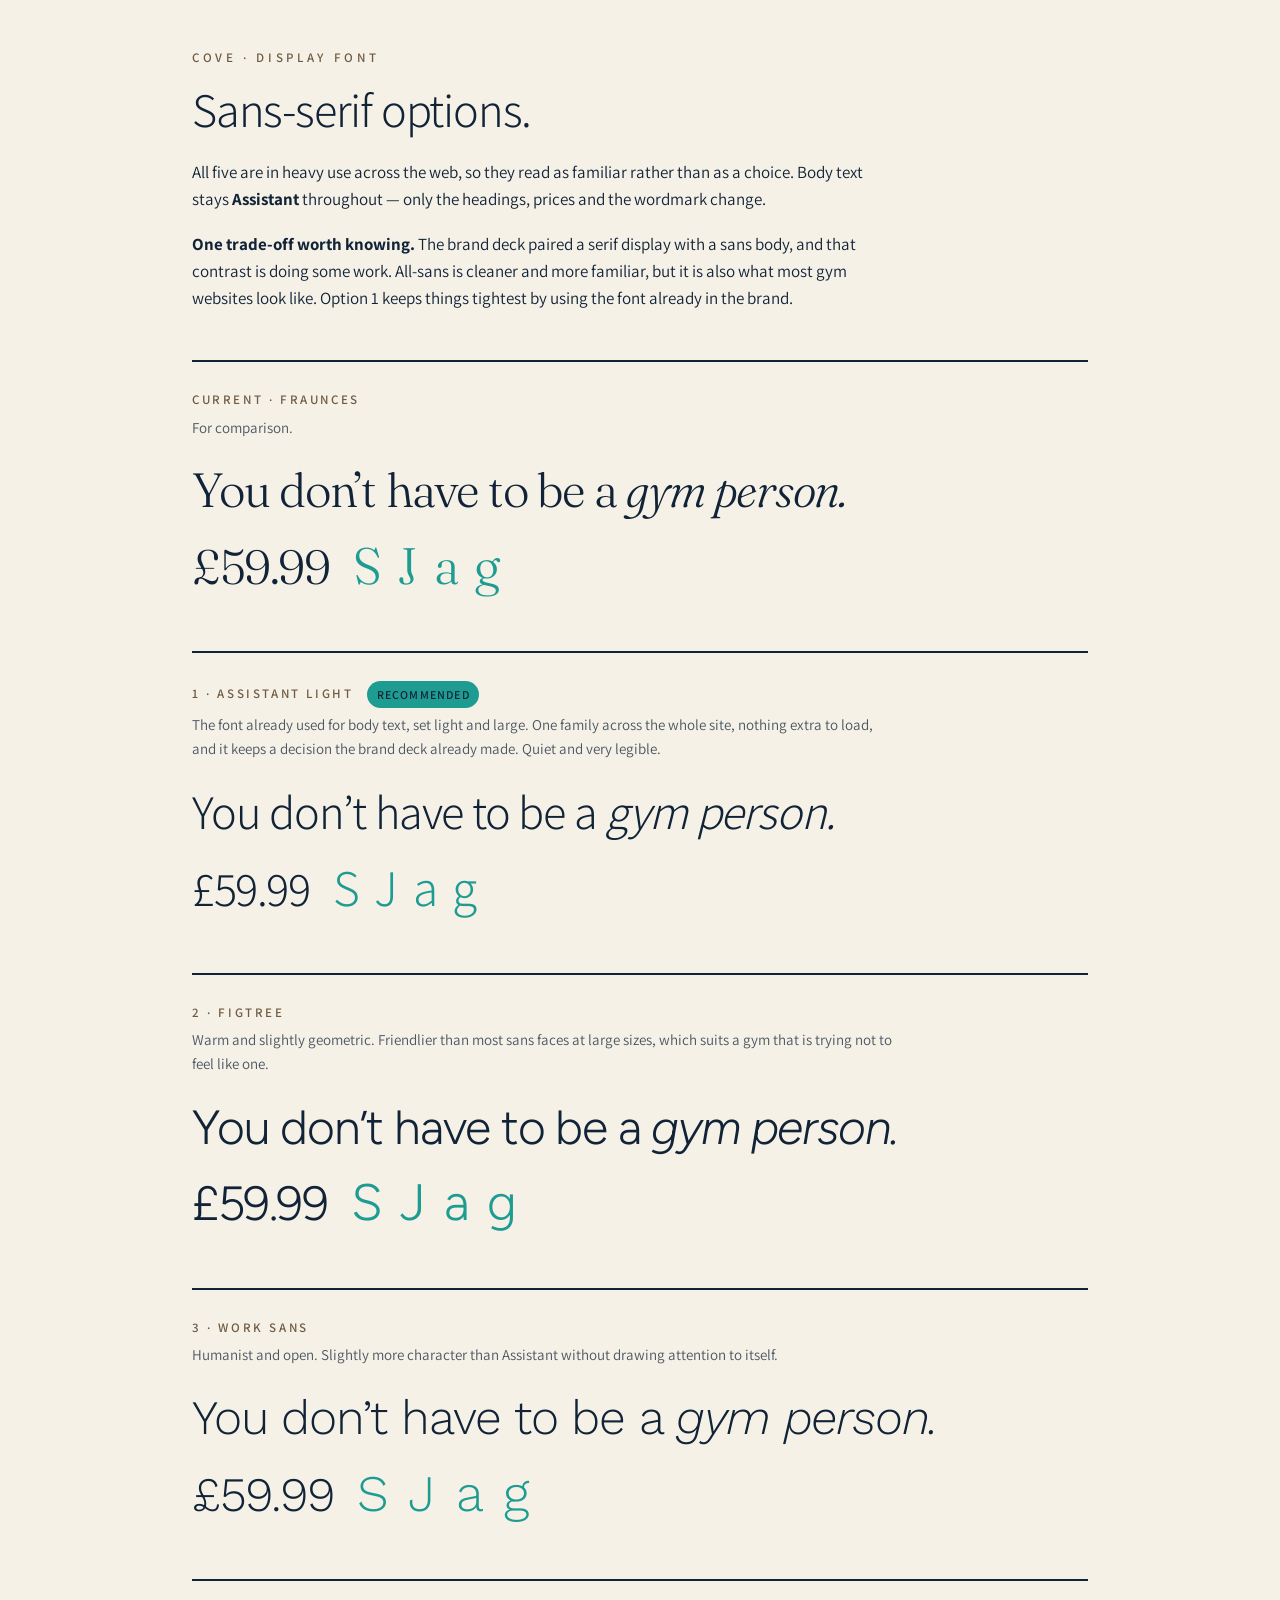
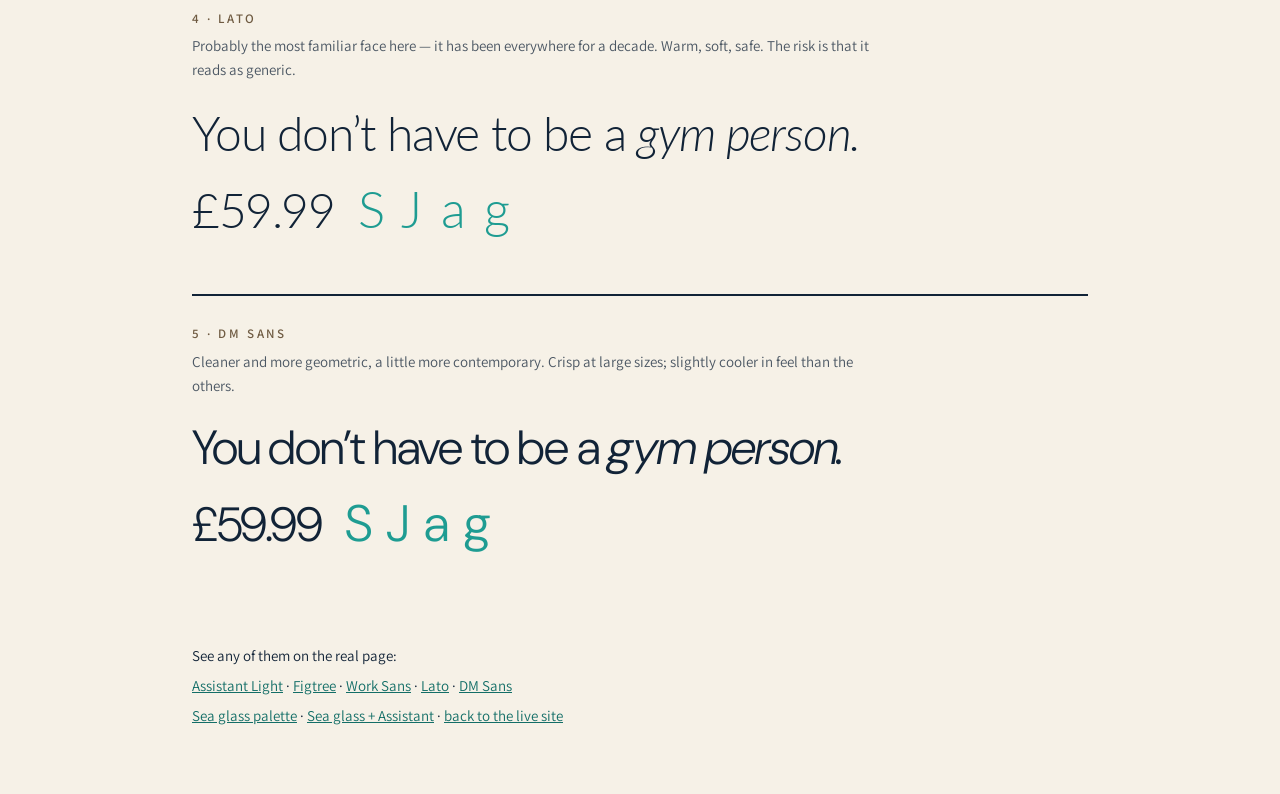
<file: fonts-preview.html>
<!doctype html>
<html lang="en-GB">
<head>
<meta charset="utf-8">
<meta name="viewport" content="width=device-width, initial-scale=1">
<title>Cove — sans-serif options</title>
<meta name="robots" content="noindex, nofollow">
<link rel="preconnect" href="https://fonts.googleapis.com">
<link rel="preconnect" href="https://fonts.gstatic.com" crossorigin>
<link rel="stylesheet" href="https://fonts.googleapis.com/css2?family=Assistant:wght@200;300;400;600&family=Fraunces:ital,opsz,wght@0,9..144,300;1,9..144,300&display=swap">
<link rel="stylesheet" href="https://fonts.googleapis.com/css2?family=Figtree:ital,wght@0,300;0,400;0,500;1,300&display=swap">
<link rel="stylesheet" href="https://fonts.googleapis.com/css2?family=Work+Sans:ital,wght@0,300;0,400;1,300&display=swap">
<link rel="stylesheet" href="https://fonts.googleapis.com/css2?family=Lato:ital,wght@0,300;0,400;1,300&display=swap">
<link rel="stylesheet" href="https://fonts.googleapis.com/css2?family=DM+Sans:ital,opsz,wght@0,9..40,300;0,9..40,400;1,9..40,300&display=swap">
<style>
  :root{--navy:#112337;--cream:#F6F1E7;--teal:#1E9C92;--ink:#6F5B42;--line:rgba(17,35,55,.14)}
  *{box-sizing:border-box}
  body{margin:0;background:var(--cream);color:var(--navy);
       font-family:"Assistant",-apple-system,system-ui,sans-serif;font-size:17px;line-height:1.6}
  .wrap{max-width:62rem;margin:0 auto;padding:clamp(1.5rem, 4vw, 3rem)}
  .lede{max-width:42rem;margin-bottom:3rem}
  .lede h1{font-family:"Assistant",sans-serif;font-weight:300;letter-spacing:-.025em;
           font-size:clamp(2rem, 1.2rem + 3vw, 3rem);line-height:1.05;margin:0 0 .5em}
  .eyebrow{font-size:.8125rem;font-weight:600;letter-spacing:.28em;text-transform:uppercase;
           color:var(--ink);display:block;margin-bottom:1rem}
  .opt{border-top:2px solid var(--navy);padding:1.75rem 0 2.75rem}
  .opt__name{font-size:.8125rem;font-weight:600;letter-spacing:.2em;text-transform:uppercase;
             color:var(--ink);margin:0 0 .3rem}
  .opt__note{font-size:.9375rem;color:rgba(17,35,55,.75);margin:0 0 1.6rem;max-width:44rem}
  .sample{font-weight:300;line-height:1.05;letter-spacing:-.025em;margin:0 0 .5rem;
          font-size:clamp(1.9rem, 1.1rem + 3vw, 3rem)}
  .sample em{font-style:italic}
  .row{display:flex;align-items:baseline;gap:1.5rem;flex-wrap:wrap;margin-top:.6rem}
  .price{font-weight:300;font-size:clamp(2.2rem, 1.6rem + 2vw, 3rem);letter-spacing:-.03em}
  .glyphs{font-size:clamp(2rem, 1.6rem + 2.5vw, 3.2rem);letter-spacing:.04em;color:var(--teal);
          font-weight:300}
  .tag{display:inline-block;background:var(--teal);color:var(--navy);font-size:.75rem;
       font-weight:600;letter-spacing:.1em;text-transform:uppercase;padding:.25rem .6rem;
       border-radius:999px;margin-left:.5rem;vertical-align:middle}
  .old{font-family:"Fraunces",Georgia,serif}
  .f-assistant{font-family:"Assistant",sans-serif}
  .f-figtree{font-family:"Figtree",sans-serif}
  .f-worksans{font-family:"Work Sans",sans-serif}
  .f-lato{font-family:"Lato",sans-serif}
  .f-dmsans{font-family:"DM Sans",sans-serif}
  .live{font-size:.9375rem;margin-top:2rem;line-height:2}
  .live a{color:#136E67}
</style>
</head>
<body>
<div class="wrap">
  <div class="lede">
    <span class="eyebrow">Cove · display font</span>
    <h1>Sans-serif options.</h1>
    <p>All five are in heavy use across the web, so they read as familiar rather than as
    a choice. Body text stays <strong>Assistant</strong> throughout — only the headings,
    prices and the wordmark change.</p>
    <p><strong>One trade-off worth knowing.</strong> The brand deck paired a serif
    display with a sans body, and that contrast is doing some work. All-sans is cleaner
    and more familiar, but it is also what most gym websites look like. Option 1 keeps
    things tightest by using the font already in the brand.</p>
  </div>

  <section class="opt">
    <p class="opt__name">Current · Fraunces</p>
    <p class="opt__note">For comparison.</p>
    <p class="sample old">You don’t have to be a <em>gym person.</em></p>
    <div class="row"><span class="price old">£59.99</span><span class="glyphs old">S J a g</span></div>
  </section>

  <section class="opt">
    <p class="opt__name">1 · Assistant Light <span class="tag">Recommended</span></p>
    <p class="opt__note">The font already used for body text, set light and large. One
      family across the whole site, nothing extra to load, and it keeps a decision the
      brand deck already made. Quiet and very legible.</p>
    <p class="sample f-assistant">You don’t have to be a <em>gym person.</em></p>
    <div class="row"><span class="price f-assistant">£59.99</span><span class="glyphs f-assistant">S J a g</span></div>
  </section>

  <section class="opt">
    <p class="opt__name">2 · Figtree</p>
    <p class="opt__note">Warm and slightly geometric. Friendlier than most sans faces at
      large sizes, which suits a gym that is trying not to feel like one.</p>
    <p class="sample f-figtree">You don’t have to be a <em>gym person.</em></p>
    <div class="row"><span class="price f-figtree">£59.99</span><span class="glyphs f-figtree">S J a g</span></div>
  </section>

  <section class="opt">
    <p class="opt__name">3 · Work Sans</p>
    <p class="opt__note">Humanist and open. Slightly more character than Assistant without
      drawing attention to itself.</p>
    <p class="sample f-worksans">You don’t have to be a <em>gym person.</em></p>
    <div class="row"><span class="price f-worksans">£59.99</span><span class="glyphs f-worksans">S J a g</span></div>
  </section>

  <section class="opt">
    <p class="opt__name">4 · Lato</p>
    <p class="opt__note">Probably the most familiar face here — it has been everywhere for
      a decade. Warm, soft, safe. The risk is that it reads as generic.</p>
    <p class="sample f-lato">You don’t have to be a <em>gym person.</em></p>
    <div class="row"><span class="price f-lato">£59.99</span><span class="glyphs f-lato">S J a g</span></div>
  </section>

  <section class="opt">
    <p class="opt__name">5 · DM Sans</p>
    <p class="opt__note">Cleaner and more geometric, a little more contemporary. Crisp at
      large sizes; slightly cooler in feel than the others.</p>
    <p class="sample f-dmsans">You don’t have to be a <em>gym person.</em></p>
    <div class="row"><span class="price f-dmsans">£59.99</span><span class="glyphs f-dmsans">S J a g</span></div>
  </section>

  <p class="live">See any of them on the real page:<br>
    <a href="/?font=assistant">Assistant Light</a> ·
    <a href="/?font=figtree">Figtree</a> ·
    <a href="/?font=worksans">Work Sans</a> ·
    <a href="/?font=lato">Lato</a> ·
    <a href="/?font=dmsans">DM Sans</a><br>
    <a href="/?palette=seaglass">Sea glass palette</a> ·
    <a href="/?palette=seaglass&amp;font=assistant">Sea glass + Assistant</a> ·
    <a href="/">back to the live site</a>
  </p>
</div>
</body>
</html>
</file>
